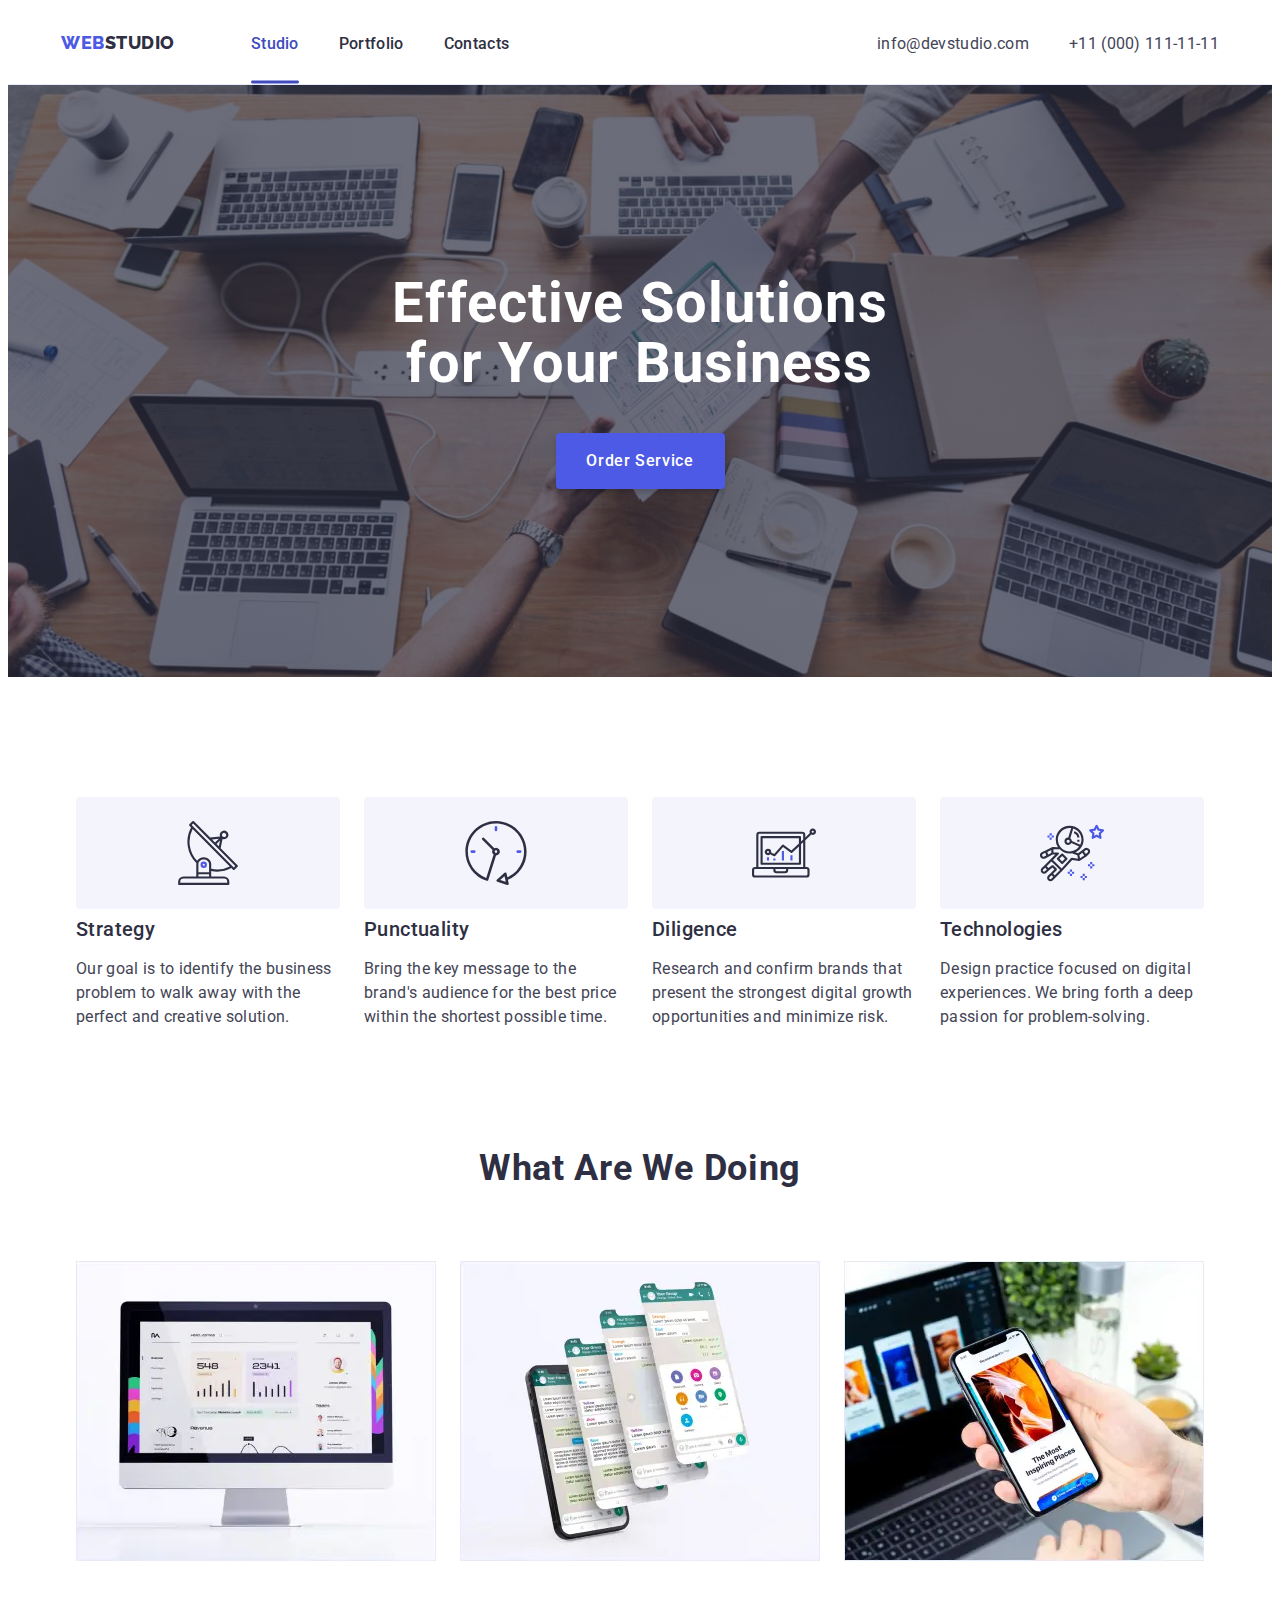
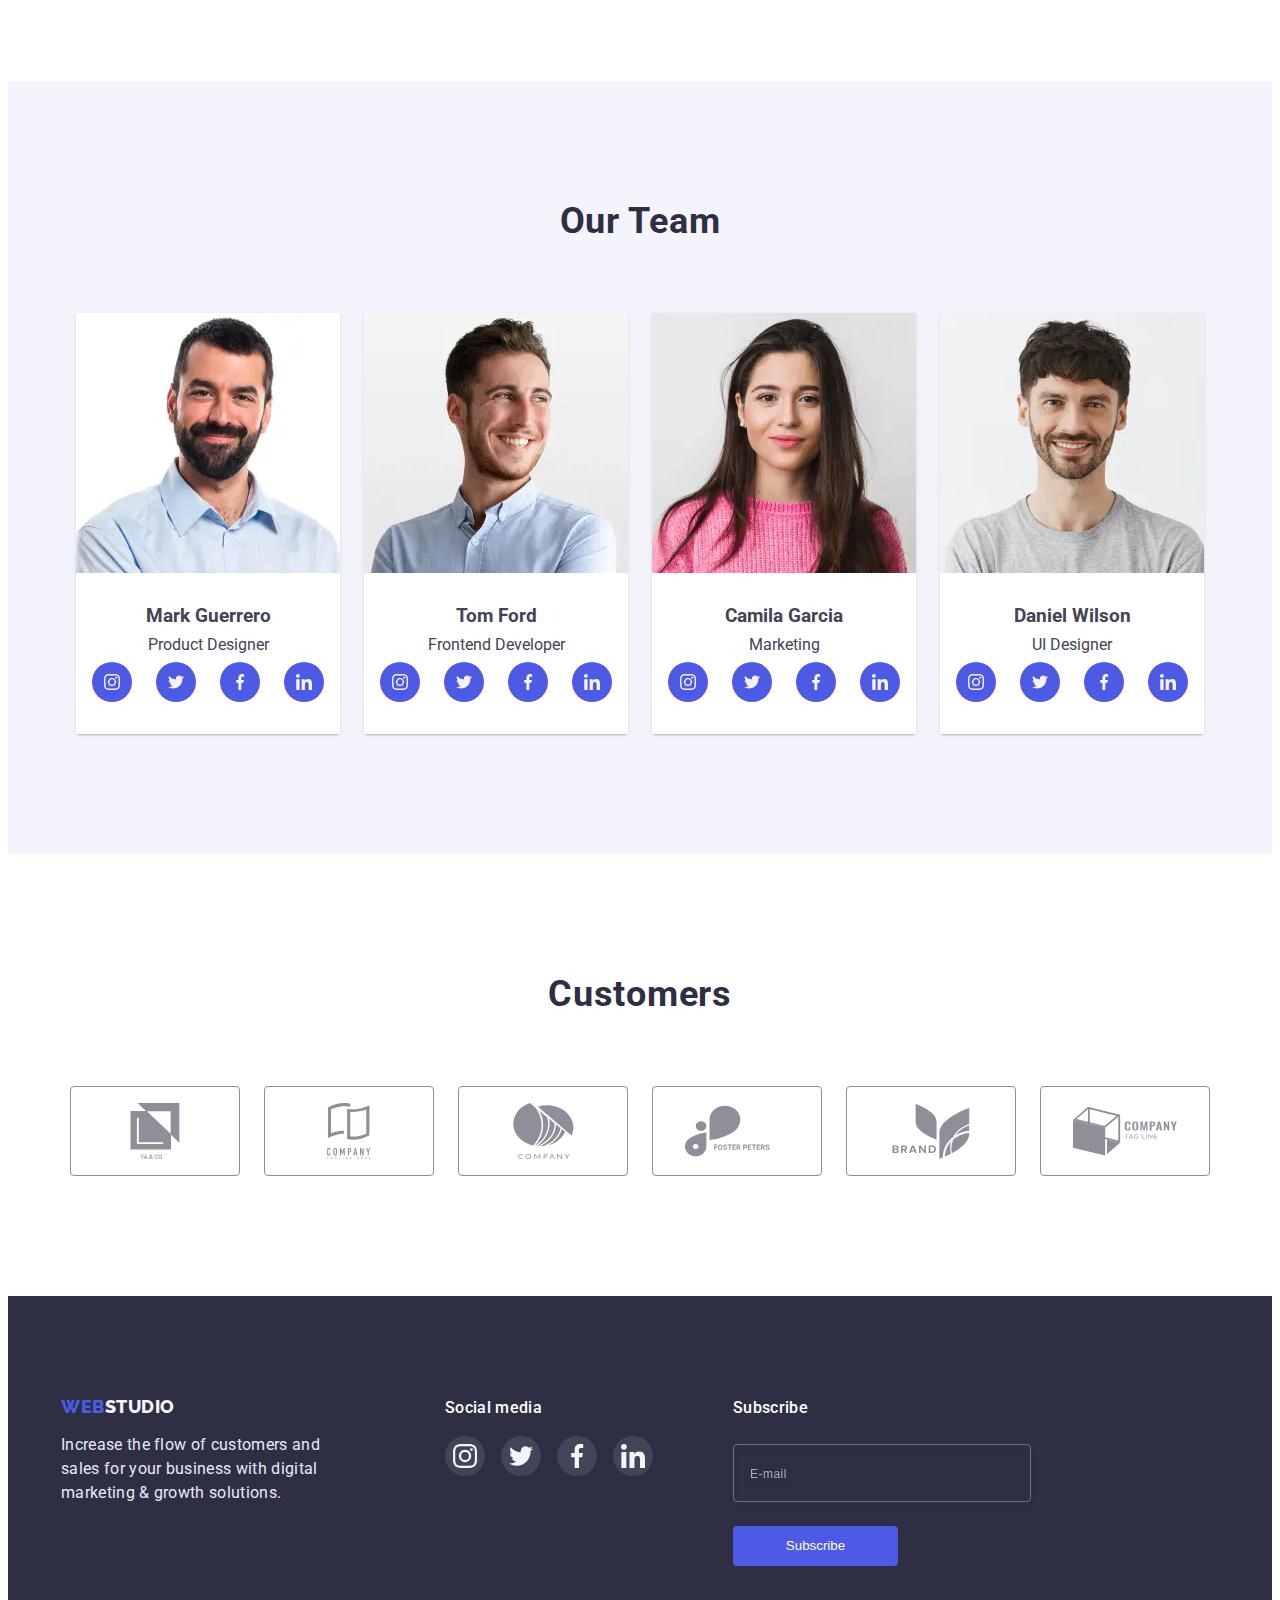
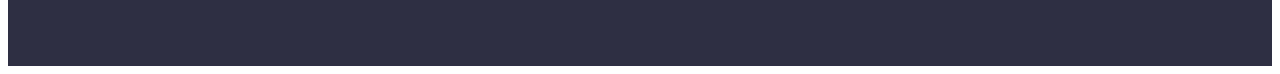
<file: index.html>
<!DOCTYPE html>
<html lang="en">
  <head>
    <meta charset="UTF-8" />
    <meta http-equiv="X-UA-Compatible" content="IE=edge" />
    <meta name="viewport" content="width=device-width, initial-scale=1.0" />
    <title>goit-markup-hw-05</title>
    <link
      rel="stylesheet"
      href="https://cdnjs.cloudflare.com/ajax/libs/modern-normalize/1.1.0/modern-normalize.min.css"
      integrity="sha512-wpPYUAdjBVSE4KJnH1VR1HeZfpl1ub8YT/NKx4PuQ5NmX2tKuGu6U/JRp5y+Y8XG2tV+wKQpNHVUX03MfMFn9Q=="
      crossorigin="anonymous"
      referrerpolicy="no-referrer"
    />
    <link rel="preconnect" href="https://fonts.googleapis.com" />
    <link rel="preconnect" href="https://fonts.gstatic.com" crossorigin />
    <link
      href="https://fonts.googleapis.com/css2?family=Raleway:wght@800&family=Roboto:wght@400;500;700&display=swap"
      rel="stylesheet"
    />

    <link rel="stylesheet" href="./css/styles.css" />
  </head>
  <body>
    <header class="page-header">
      <div class="container">
        <nav class="navigation">
          <a href="./index.html" class="logo link">
            Web<span class="logo-studio">Studio</span>
          </a>

          <ul class="header_nav-list">
            <li tabindex="1" class="header_nav-list-item">
              <a
                href="./index.html"
                class="header_nav-list-link link accent-color"
                >Studio</a
              >
              <svg class="header_underline">
                <use href="./images/icons.svg#icon-underline"></use>
              </svg>
            </li>
            <li class="header_nav-list-item">
              <a href="./portfolio.html" class="header_nav-list-link link"
                >Portfolio</a
              >
            </li>
            <li class="header_nav-list-item">
              <a href="" class="header_nav-list-link link">Contacts</a>
            </li>
          </ul>
        </nav>

        <address class="header-adress">
          <ul class="header_contact-list">
            <li class="header_contact-list-item">
              <a
                href="mailto:info@devstudio.com"
                class="header_contact-list-link link"
                >info@devstudio.com</a
              >
            </li>
            <li class="header_contact-list-item">
              <a href="tel:+110001111111" class="header_contact-list-link link"
                >+11 (000) 111-11-11</a
              >
            </li>
          </ul>
        </address>

        <button class="mobile-menu_btn js-open-menu">
          <svg class="mobile-menu_btn-svg" width="29" height="18">
            <use href="./images/icons.svg#icon-hamburger-menu"></use>
          </svg>
        </button>
      </div>
    </header>

    <main>
      <section class="hero">
        <div class="container">
          <div class="hero_content">
            <h1 class="hero_tittle">Effective Solutions for Your Business</h1>
            <button class="hero-button" type="button" data-modal-open>
              Order Service
            </button>
          </div>
        </div>
      </section>

      <section class="description">
        <div class="container">
          <h2 hidden class="description-tittle">About us</h2>

          <ul class="description_list list">
            <li class="description_list-item">
              <div class="description_svg-box">
                <svg class="description_list-svg">
                  <use href="./images/icons.svg#icon-antenna"></use>
                </svg>
              </div>
              <h3 class="description_list-tittle">Strategy</h3>
              <p class="description_list-article">
                Our goal is to identify the business problem to walk away with
                the perfect and creative solution.
              </p>
            </li>
            <li class="description_list-item">
              <div class="description_svg-box">
                <svg class="description_list-svg">
                  <use href="./images/icons.svg#icon-clock"></use>
                </svg>
              </div>
              <h3 class="description_list-tittle">Punctuality</h3>
              <p class="description_list-article">
                Bring the key message to the brand's audience for the best price
                within the shortest possible time.
              </p>
            </li>
            <li class="description_list-item">
              <div class="description_svg-box">
                <svg class="description_list-svg">
                  <use href="./images/icons.svg#icon-diagram"></use>
                </svg>
              </div>
              <h3 class="description_list-tittle">Diligence</h3>
              <p class="description_list-article">
                Research and confirm brands that present the strongest digital
                growth opportunities and minimize risk.
              </p>
            </li>
            <li class="description_list-item">
              <div class="description_svg-box">
                <svg class="description_list-svg">
                  <use href="./images/icons.svg#icon-astronaut"></use>
                </svg>
              </div>
              <h3 class="description_list-tittle">Technologies</h3>
              <p class="description_list-article">
                Design practice focused on digital experiences. We bring forth a
                deep passion for problem-solving.
              </p>
            </li>
          </ul>
        </div>
      </section>

      <section class="gallery">
        <div class="container">
          <h2 class="gallery_tittle">What are we doing</h2>
          <ul class="gallery_list list">
            <li class="gallery_list-item">
              <picture>
                <source
                  srcset="
                    ./images/gallery/img1.webp    1x,
                    ./images/gallery/img1@2x.webp 2x
                  "
                  type="image/webp"
                />
                <source
                  srcset="
                    ./images/gallery/img1.jpg    1x,
                    ./images/gallery/img1@2x.jpg 2x
                  "
                />
                <img
                  src="./images/gallery/img1.jpg"
                  alt="monitor"
                  class="gallery_image"
                  width="360"
                />
              </picture>
            </li>
            <li class="gallery_list-item">
              <picture>
                <source
                  srcset="
                    ./images/gallery/img2.webp    1x,
                    ./images/gallery/img2@2x.webp 2x
                  "
                />
                <source
                  srcset="
                    ./images/gallery/img2.jpg    1x,
                    ./images/gallery/img2@2x.jpg 2x
                  "
                />
                <img
                  src="./images/gallery/img2.jpg"
                  alt="phone"
                  class="gallery_image"
                  width="360"
                />
              </picture>
            </li>
            <li class="gallery_list-item">
              <picture>
                <source
                  srcset="
                    ./images/gallery/img3.webp    1x,
                    ./images/gallery/img3@2x.webp 2x
                  "
                />
                <source
                  srcset="
                    ./images/gallery/img3.jpg    1x,
                    ./images/gallery/img3@2x.jpg 2x
                  "
                />
                <img
                  src="./images/gallery/img3.jpg"
                  alt="leptop and phone"
                  class="gallery_image"
                  width="360"
                />
              </picture>
            </li>
          </ul>
        </div>
      </section>

      <section class="our-team">
        <div class="container">
          <h2 class="our-team_tittle">Our Team</h2>
          <ul class="our-team_list">
            <li class="our-team_list-item">
              <picture>
                <source
                  srcset="
                    ./images/our-team/img1-mobile.webp    1x,
                    ./images/our-team/img1-mobile@2x.webp 2x
                  "
                  type="image/webp"
                />
                <source
                  srcset="
                    ./images/our-team/img1-mobile.jpg    1x,
                    ./images/our-team/img1-mobile@2x.jpg 2x
                  "
                />
                <img
                  src="./images/our-team/img1-mobile.jpg"
                  alt="smiling man with beard"
                  class="our-team_list-img"
                  width="264"
                />
              </picture>

              <div class="our-team_text-box">
                <h3 class="our-team_list-name">Mark Guerrero</h3>
                <p class="our-team_list-occupation">Product Designer</p>
                <ul class="social-list">
                  <li class="social-list-item">
                    <a href="" class="social-list-link">
                      <svg class="social-list-svg">
                        <use href="./images/icons.svg#icon-instagram"></use>
                      </svg>
                    </a>
                  </li>
                  <li class="social-list-item">
                    <a href="" class="social-list-link">
                      <svg class="social-list-svg">
                        <use href="./images/icons.svg#icon-twitter"></use>
                      </svg>
                    </a>
                  </li>
                  <li class="social-list-item">
                    <a href="" class="social-list-link">
                      <svg class="social-list-svg">
                        <use href="./images/icons.svg#icon-facebook"></use>
                      </svg>
                    </a>
                  </li>
                  <li class="social-list-item">
                    <a href="" class="social-list-link">
                      <svg class="social-list-svg">
                        <use href="./images/icons.svg#icon-linkedin"></use>
                      </svg>
                    </a>
                  </li>
                </ul>
              </div>
            </li>
            <li class="our-team_list-item">
              <picture>
                <source
                  srcset="
                    ./images/our-team/img2-mobile.webp    1x,
                    ./images/our-team/img2-mobile@2x.webp 2x
                  "
                  type="image/webp"
                />
                <source
                  srcset="
                    ./images/our-team/img2-mobile.jpg    1x,
                    ./images/our-team/img2-mobile@2x.jpg 2x
                  "
                />
                <img
                  src="./images/our-team/img2-mobile.jpg"
                  alt="man in shirt laughing"
                  class="our-team_list-img"
                  width="264"
                />
              </picture>

              <div class="our-team_text-box">
                <h3 class="our-team_list-name">Tom Ford</h3>
                <p class="our-team_list-occupation">Frontend Developer</p>
                <ul class="social-list">
                  <li class="social-list-item">
                    <a href="" class="social-list-link">
                      <svg class="social-list-svg">
                        <use href="./images/icons.svg#icon-instagram"></use>
                      </svg>
                    </a>
                  </li>
                  <li class="social-list-item">
                    <a href="" class="social-list-link">
                      <svg class="social-list-svg">
                        <use href="./images/icons.svg#icon-twitter"></use>
                      </svg>
                    </a>
                  </li>
                  <li class="social-list-item">
                    <a href="" class="social-list-link">
                      <svg class="social-list-svg">
                        <use href="./images/icons.svg#icon-facebook"></use>
                      </svg>
                    </a>
                  </li>
                  <li class="social-list-item">
                    <a href="" class="social-list-link">
                      <svg class="social-list-svg">
                        <use href="./images/icons.svg#icon-linkedin"></use>
                      </svg>
                    </a>
                  </li>
                </ul>
              </div>
            </li>
            <li class="our-team_list-item">
              <picture>
                <source
                  srcset="
                    ./images/our-team/img3-mobile.webp    1x,
                    ./images/our-team/img3-mobile@2x.webp 2x
                  "
                  type="image/webp"
                />
                <source
                  srcset="
                    ./images/our-team/img3-mobile.jpg    1x,
                    ./images/our-team/img3-mobile@2x.jpg 2x
                  "
                />
                <img
                  src="./images/our-team/img3-mobile.jpg"
                  alt="beautiful woman smiling"
                  class="our-team_list-img"
                  width="264"
                />
              </picture>
              <div class="our-team_text-box">
                <h3 class="our-team_list-name">Camila Garcia</h3>
                <p class="our-team_list-occupation">Marketing</p>
                <ul class="social-list">
                  <li class="social-list-item">
                    <a href="" class="social-list-link">
                      <svg class="social-list-svg">
                        <use href="./images/icons.svg#icon-instagram"></use>
                      </svg>
                    </a>
                  </li>
                  <li class="social-list-item">
                    <a href="" class="social-list-link">
                      <svg class="social-list-svg">
                        <use href="./images/icons.svg#icon-twitter"></use>
                      </svg>
                    </a>
                  </li>
                  <li class="social-list-item">
                    <a href="" class="social-list-link">
                      <svg class="social-list-svg">
                        <use href="./images/icons.svg#icon-facebook"></use>
                      </svg>
                    </a>
                  </li>
                  <li class="social-list-item">
                    <a href="" class="social-list-link">
                      <svg class="social-list-svg">
                        <use href="./images/icons.svg#icon-linkedin"></use>
                      </svg>
                    </a>
                  </li>
                </ul>
              </div>
            </li>
            <li class="our-team_list-item">
              <picture>
                <source
                  srcset="
                    ./images/our-team/img4-mobile.webp    1x,
                    ./images/our-team/img4-mobile@2x.webp 2x
                  "
                  type="image/webp"
                />
                <source
                  srcset="
                    ./images/our-team/img4-mobile.jpg    1x,
                    ./images/our-team/img4-mobile@2x.jpg 2x
                  "
                />
                <img
                  src="./images/our-team/img4-mobile .jpg"
                  alt="smiling man in t-shirt"
                  class="our-team_list-img"
                  width="264"
                />
              </picture>
              <div class="our-team_text-box">
                <h3 class="our-team_list-name">Daniel Wilson</h3>
                <p class="our-team_list-occupation">UI Designer</p>
                <ul class="social-list list">
                  <li class="social-list-item">
                    <a href="" class="social-list-link">
                      <svg class="social-list-svg">
                        <use href="./images/icons.svg#icon-instagram"></use>
                      </svg>
                    </a>
                  </li>
                  <li class="social-list-item">
                    <a href="" class="social-list-link">
                      <svg class="social-list-svg">
                        <use href="./images/icons.svg#icon-twitter"></use>
                      </svg>
                    </a>
                  </li>
                  <li class="social-list-item">
                    <a href="" class="social-list-link">
                      <svg class="social-list-svg">
                        <use href="./images/icons.svg#icon-facebook"></use>
                      </svg>
                    </a>
                  </li>
                  <li class="social-list-item">
                    <a href="" class="social-list-link">
                      <svg class="social-list-svg">
                        <use href="./images/icons.svg#icon-linkedin"></use>
                      </svg>
                    </a>
                  </li>
                </ul>
              </div>
            </li>
          </ul>
        </div>
      </section>

      <section class="customers">
        <div class="container">
          <h2 class="tittle">Customers</h2>
          <ul class="customers_list list">
            <li class="customers_list-item">
              <a href="" class="customers_list-link">
                <svg class="customers_list-svg">
                  <use href="./images/icons.svg#icon-brand1"></use>
                </svg>
              </a>
            </li>
            <li class="customers_list-item">
              <a href="" class="customers_list-link">
                <svg class="customers_list-svg">
                  <use href="./images/icons.svg#icon-brand2"></use>
                </svg>
              </a>
            </li>
            <li class="customers_list-item">
              <a href="" class="customers_list-link">
                <svg class="customers_list-svg">
                  <use href="./images/icons.svg#icon-brand3"></use>
                </svg>
              </a>
            </li>
            <li class="customers_list-item">
              <a href="" class="customers_list-link">
                <svg class="customers_list-svg">
                  <use href="./images/icons.svg#icon-brand4"></use>
                </svg>
              </a>
            </li>
            <li class="customers_list-item">
              <a href="" class="customers_list-link">
                <svg class="customers_list-svg">
                  <use href="./images/icons.svg#icon-brand5"></use>
                </svg>
              </a>
            </li>
            <li class="customers_list-item">
              <a href="" class="customers_list-link">
                <svg class="customers_list-svg">
                  <use href="./images/icons.svg#icon-brand6"></use>
                </svg>
              </a>
            </li>
          </ul>
        </div>
      </section>
    </main>

    <footer class="page-footer">
      <div class="container">
        <div class="page-footer_text-box">
          <a href="./index.html" class="logo link">
            Web<span class="logo-studio logo-dark-theme">Studio</span>
          </a>

          <p class="page-footer_text">
            Increase the flow of customers and sales for your business with
            digital marketing & growth solutions.
          </p>
        </div>
        <div class="page-footer_social-list-box">
          <h3 class="tittle">Social media</h3>
          <ul class="social-list">
            <li class="social-list-item">
              <a href="" class="social-list-link">
                <svg class="social-list-svg">
                  <use href="./images/icons.svg#icon-instagram"></use>
                </svg>
              </a>
            </li>
            <li class="social-list-item">
              <a href="" class="social-list-link">
                <svg class="social-list-svg">
                  <use href="./images/icons.svg#icon-twitter"></use>
                </svg>
              </a>
            </li>
            <li class="social-list-item">
              <a href="" class="social-list-link">
                <svg class="social-list-svg">
                  <use href="./images/icons.svg#icon-facebook"></use>
                </svg>
              </a>
            </li>
            <li class="social-list-item">
              <a href="" class="social-list-link">
                <svg class="social-list-svg">
                  <use href="./images/icons.svg#icon-linkedin"></use>
                </svg>
              </a>
            </li>
          </ul>
        </div>

        <form class="page-futer_form">
          <label for="page-footer_form-in" class="page-footer_form-sign"
            >Subscribe</label
          >
          <input
            placeholder="E-mail"
            type="email"
            id="page-footer_form-in"
            class="page-footer_form-in"
          />
          <button class="page-footer_form-btn">Subscribe</button>
        </form>
      </div>
    </footer>

    <div class="backdrop is-hidden" data-modal>
      <div class="modal-window">
        <button class="modal-btn-close" data-modal-close>
          <svg class="modal-svg-close">
            <use href="./images/icons.svg#icon-close"></use>
          </svg>
        </button>

        <p class="modal-window-text">
          Leave your contacts and we will call you back
        </p>

        <form class="modal-form">
          <label class="form-label-name">
            <span class="label-sign"> Name </span>
            <span class="svg-catch">
              <input name="form-user-name" type="text" class="form-user-name" />
              <svg class="form-user-svg">
                <use href="./images/icons.svg#icon-name"></use>
              </svg>
            </span>
          </label>

          <label class="form-label-email">
            <span class="label-sign"> Phone </span>

            <span class="svg-catch">
              <input
                name="form-user-email"
                type="tel"
                class="form-user-email"
              />
              <svg class="form-user-svg">
                <use href="./images/icons.svg#icon-email"></use>
              </svg>
            </span>
          </label>

          <label class="form-label-phone">
            <span class="label-sign"> Email </span>

            <span class="svg-catch">
              <input
                name="form-user-phone"
                type="email"
                class="form-user-phone"
              />
              <svg class="form-user-svg">
                <use href="./images/icons.svg#icon-phone"></use>
              </svg>
            </span>
          </label>

          <label class="form-label-text">
            Comment
            <textarea
              class="form-user-text"
              placeholder="Text input"
              name="form-user-text"
            ></textarea>
          </label>

          <input
            type="checkbox"
            id="form-user-checkbox"
            class="form-user-checkbox visually-hidden"
            name="form-user-checkbox"
          />

          <label for="form-user-checkbox" class="form-label-checkbox">
            <span class="fake-checkbox">
              <svg class="fake-checkbox-svg">
                <use href="./images/icons.svg#icon-click"></use>
              </svg>
            </span>

            <span class="label-sign-checkbox">
              I accept the terms and conditions of the
            </span>
            &nbsp;
            <a class="label-sign-checkbox-link" href="">Privacy Policy</a>
          </label>

          <button class="hero-button" type="submit">Send</button>
        </form>
      </div>
    </div>

    <div class="mobile-menu js-menu-container">
      <button class="mobile-menu_close js-close-menu">
        <svg class="mobile-menu_svg" width="8" height="8">
          <use href="./images/icons.svg#icon-close"></use>
        </svg>
      </button>

      <ul class="mobile-menu_nav-list">
        <li tabindex="1" class="mobile-menu_nav-list-item">
          <a href="./index.html" class="mobile-menu_nav-list-link">Studio</a>
        </li>
        <li class="mobile-menu_nav-list-item">
          <a href="./portfolio.html" class="mobile-menu_nav-list-link link"
            >Portfolio</a
          >
        </li>
        <li class="mobile-menu_nav-list-item">
          <a href="" class="mobile-menu_nav-list-link link">Contacts</a>
        </li>
      </ul>

      <a href="tel:+110001111111" class="mobile-menu_phone"
        >+11 (000) 111-11-11
      </a>

      <a href="mailto:info@devstudio.com" class="mobile-menu_email"
        >info@devstudio.com
      </a>

      <ul class="social-list">
        <li class="social-list-item">
          <a href="" class="social-list-link">
            <svg class="social-list-svg">
              <use href="./images/icons.svg#icon-instagram"></use>
            </svg>
          </a>
        </li>
        <li class="social-list-item">
          <a href="" class="social-list-link">
            <svg class="social-list-svg">
              <use href="./images/icons.svg#icon-twitter"></use>
            </svg>
          </a>
        </li>
        <li class="social-list-item">
          <a href="" class="social-list-link">
            <svg class="social-list-svg">
              <use href="./images/icons.svg#icon-facebook"></use>
            </svg>
          </a>
        </li>
        <li class="social-list-item">
          <a href="" class="social-list-link">
            <svg class="social-list-svg">
              <use href="./images/icons.svg#icon-linkedin"></use>
            </svg>
          </a>
        </li>
      </ul>
    </div>

    <script src="./js/mobile-menu.js"></script>
    <script src="./js/modal.js"></script>
  </body>
</html>
</file>
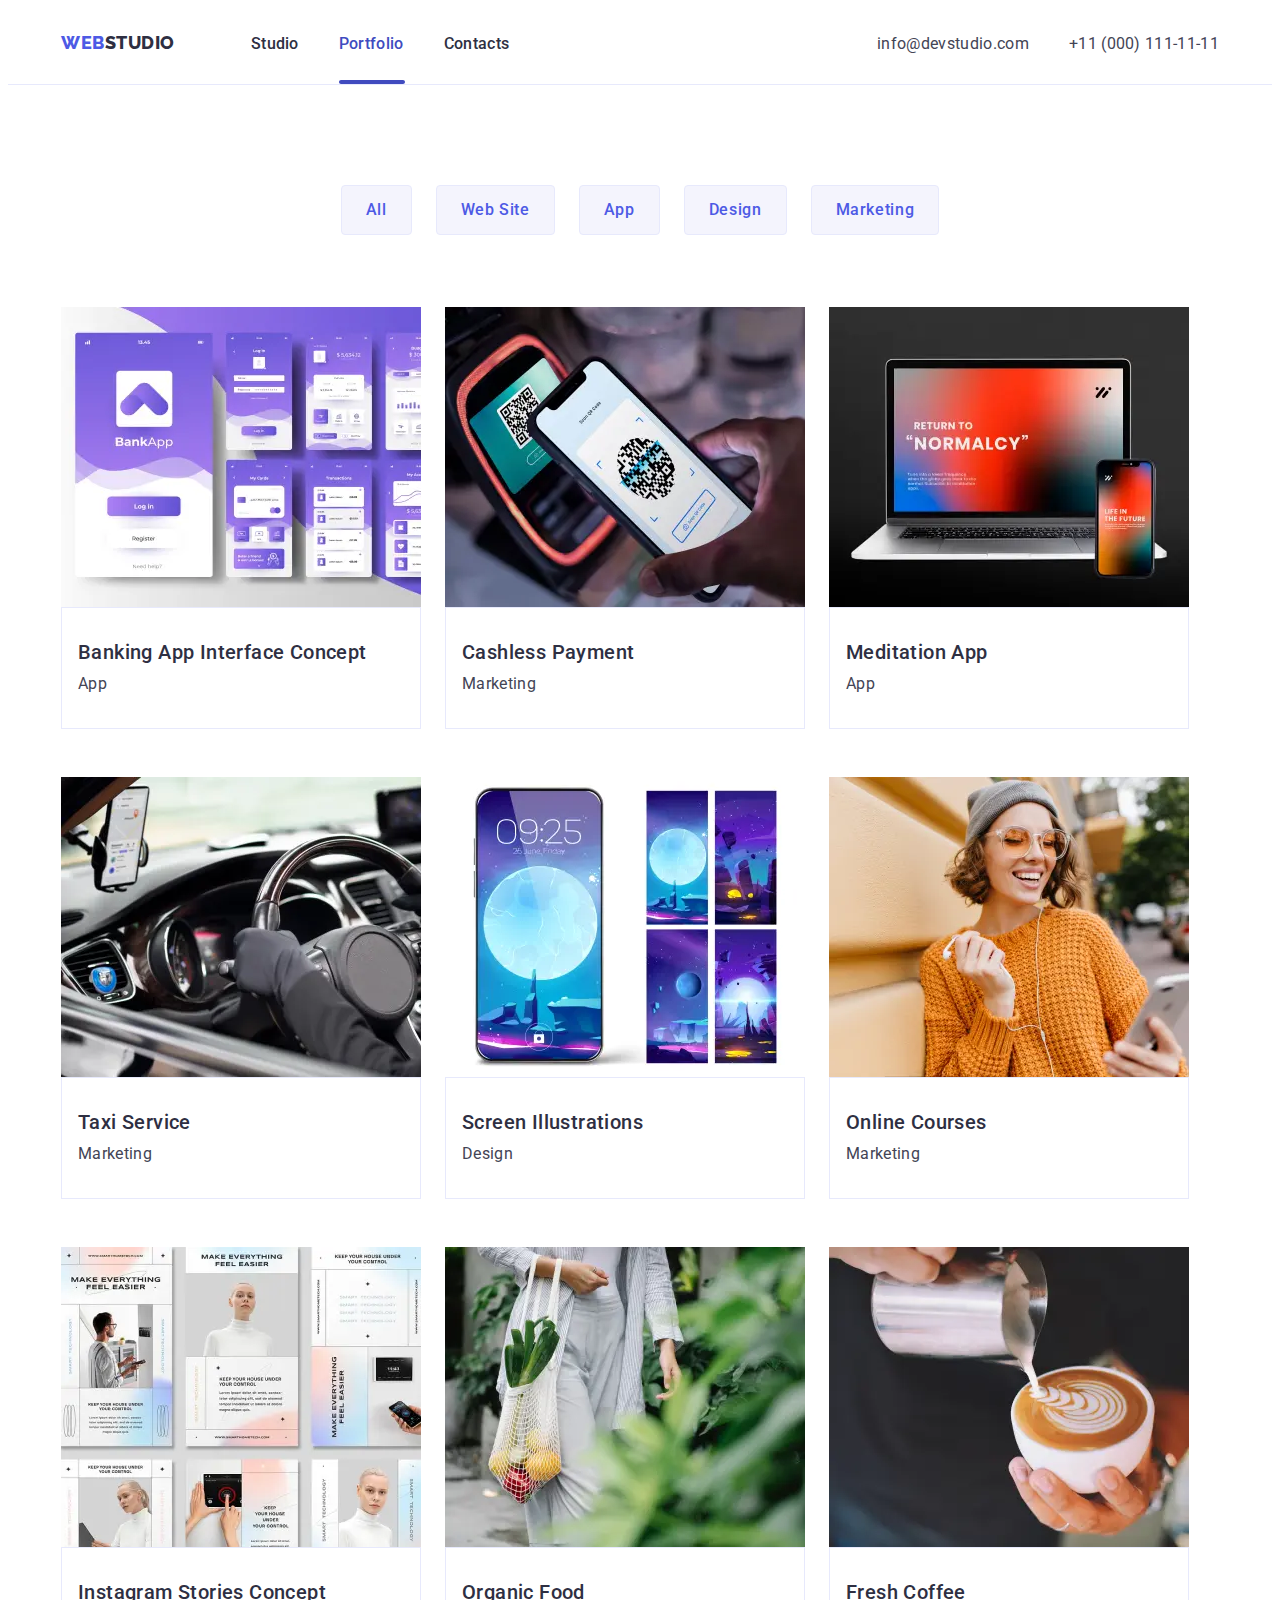
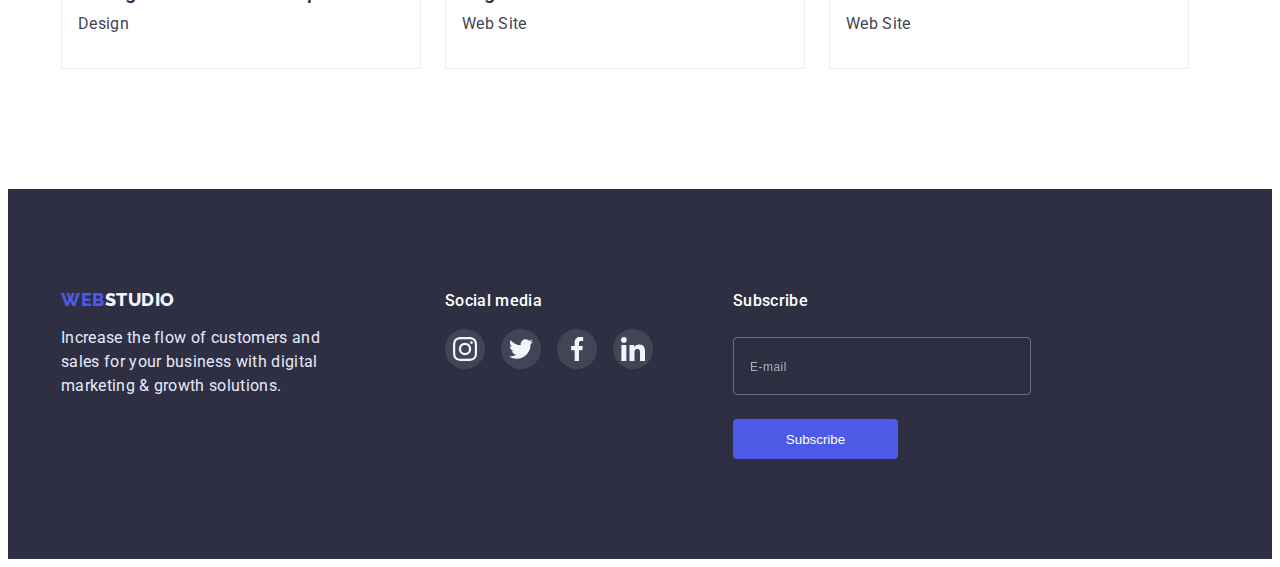
<file: portfolio.html>
<!DOCTYPE html>
<html lang="en">
  <head>
    <meta charset="UTF-8" />
    <meta http-equiv="X-UA-Compatible" content="IE=edge" />
    <meta name="viewport" content="width=device-width, initial-scale=1.0" />
    <title>goit-markup-hw-05</title>
    <link
      rel="stylesheet"
      href="https://cdnjs.cloudflare.com/ajax/libs/modern-normalize/1.1.0/modern-normalize.min.css"
      integrity="sha512-wpPYUAdjBVSE4KJnH1VR1HeZfpl1ub8YT/NKx4PuQ5NmX2tKuGu6U/JRp5y+Y8XG2tV+wKQpNHVUX03MfMFn9Q=="
      crossorigin="anonymous"
      referrerpolicy="no-referrer"
    />
    <link rel="preconnect" href="https://fonts.googleapis.com" />
    <link rel="preconnect" href="https://fonts.gstatic.com" crossorigin />
    <link
      href="https://fonts.googleapis.com/css2?family=Raleway:wght@800&family=Roboto:wght@400;500;600;700&display=swap"
      rel="stylesheet"
    />
    <link rel="stylesheet" href="./css/styles.css" />
  </head>

  <body>
    <header class="page-header">
      <div class="container">
        <nav class="navigation">
          <a href="./index.html" class="logo link">
            Web<span class="logo-studio">Studio</span>
          </a>

          <ul class="header_nav-list list">
            <li class="header_nav-list-item">
              <a href="./index.html" class="header_nav-list-link link"
                >Studio</a
              >
            </li>
            <li class="header_nav-list-item">
              <a
                href="./portfolio.html"
                class="header_nav-list-link link accent-color"
                >Portfolio</a
              >
              <svg class="header_underline portfolio-underline">
                <use href="./images/icons.svg#icon-underline"></use>
              </svg>
            </li>
            <li class="header_nav-list-item">
              <a href="" class="header_nav-list-link link">Contacts</a>
            </li>
          </ul>
        </nav>

        <address class="header-adress">
          <ul class="header_contact-list list">
            <li class="header_contact-list-item">
              <a
                href="mailto:info@devstudio.com"
                class="header_contact-list-link link"
                >info@devstudio.com</a
              >
            </li>
            <li class="header_contact-list-item">
              <a href="tel:+110001111111" class="header_contact-list-link link"
                >+11 (000) 111-11-11</a
              >
            </li>
          </ul>
        </address>

        <button class="mobile-menu_btn js-open-menu">
          <svg class="mobile-menu_btn-svg" width="29" height="18">
            <use href="./images/icons.svg#icon-hamburger-menu"></use>
          </svg>
        </button>
      </div>
    </header>

    <main>
      <section class="portfolio">
        <div class="container">
          <h1 hidden class="portfolio-tittle">Portfolio</h1>
          <ul class="btn-list list">
            <li class="btn-list_item">
              <button type="button" class="btn-list_button">All</button>
            </li>
            <li class="btn-list_item">
              <button type="button" class="btn-list_button">Web Site</button>
            </li>
            <li class="btn-list_item">
              <button type="button" class="btn-list_button">App</button>
            </li>
            <li class="btn-list_item">
              <button type="button" class="btn-list_button">Design</button>
            </li>
            <li class="btn-list_item">
              <button type="button" class="btn-list_button">Marketing</button>
            </li>
          </ul>

          <ul class="card-list list">
            <li class="card-list_item">
              <a href="" class="portfolio-cards-link link">
                <div class="portfolio_img-box">
                  <div class="portfolio_img-box">
                    <picture>
                      <source
                        srcset="
                          ./images/portfolio/img1-desktop.webp    1x,
                          ./images/portfolio/img1-desktop@2x.webp 2x
                        "
                        type="image/webp"
                        media="(min-width: 1158px)"
                      />
                      <source
                        srcset="
                          ./images/portfolio/img1-desktop.jpg    1x,
                          ./images/portfolio/img1-desktop@2x.jpg 2x
                        "
                        media="(min-width: 1158px)"
                      />
                      <source
                        srcset="
                          ./images/portfolio/img1-tablet.webp    1x,
                          ./images/portfolio/img1-tablet@2x.webp 2x
                        "
                        type="image/webp"
                        media="(min-width: 768px)"
                      />
                      <source
                        srcset="
                          ./images/portfolio/img1-tablet.jpg    1x,
                          ./images/portfolio/img1-tablet@2x.jpg 2x
                        "
                        media="(min-width: 768px)"
                      />
                      <source
                        srcset="
                          ./images/portfolio/img1-mobile.webp    1x,
                          ./images/portfolio/img1-mobile@2x.webp 2x
                        "
                        type="image/webp"
                        media="(min-width: 50px)"
                      />
                      <source
                        srcset="
                          ./images/portfolio/img1-mobile.jpg    1x,
                          ./images/portfolio/img1-mobile@2x.jpg 2x
                        "
                        media="(min-width: 50px)"
                      />
                      <img
                        src="./images/portfolio/img1-desktop.jpg"
                        alt="Banking App Interface Concept"
                        class="card-list_img"
                        width="360"
                      />
                    </picture>
                    <p class="portfolio_overlay">
                      14 Stylish and User-Friendly App Design Concepts · Task
                      Manager App · Calorie Tracker App · Exotic Fruit Ecommerce
                      App · Cloud Storage App
                    </p>
                  </div>
                </div>
                <div class="portfolio_card-box">
                  <h2 class="card-list_tittle">
                    Banking App Interface Concept
                  </h2>
                  <p class="card-list_text">App</p>
                </div>
              </a>
            </li>
            <li class="card-list_item">
              <a href="" class="portfolio-cards-link link">
                <div class="portfolio_img-box">
                  <picture>
                    <source
                      srcset="
                        ./images/portfolio/img2-desktop.webp    1x,
                        ./images/portfolio/img2-desktop@2x.webp 2x
                      "
                      type="image/webp"
                      media="(min-width: 1158px)"
                    />
                    <source
                      srcset="
                        ./images/portfolio/img2-desktop.jpg    1x,
                        ./images/portfolio/img2-desktop@2x.jpg 2x
                      "
                      media="(min-width: 1158px)"
                    />
                    <source
                      srcset="
                        ./images/portfolio/img2-tablet.webp    1x,
                        ./images/portfolio/img2-tablet@2x.webp 2x
                      "
                      type="image/webp"
                      media="(min-width: 768px)"
                    />
                    <source
                      srcset="
                        ./images/portfolio/img2-tablet.jpg    1x,
                        ./images/portfolio/img2-tablet@2x.jpg 2x
                      "
                      media="(min-width: 768px)"
                    />
                    <source
                      srcset="
                        ./images/portfolio/img2-mobile.webp    1x,
                        ./images/portfolio/img2-mobile@2x.webp 2x
                      "
                      type="image/webp"
                      media="(min-width: 50px)"
                    />
                    <source
                      srcset="
                        ./images/portfolio/img2-mobile.jpg    1x,
                        ./images/portfolio/img2-mobile@2x.jpg 2x
                      "
                      media="(min-width: 50px)"
                    />
                    <img
                      src="./images/portfolio/img2-desktop.jpg"
                      alt="Cashless Payment"
                      class="card-list_img"
                      width="360"
                    />
                  </picture>
                  <p class="portfolio_overlay">
                    14 Stylish and User-Friendly App Design Concepts · Task
                    Manager App · Calorie Tracker App · Exotic Fruit Ecommerce
                    App · Cloud Storage App
                  </p>
                </div>
                <div class="portfolio_card-box">
                  <h2 class="card-list_tittle">Cashless Payment</h2>
                  <p class="card-list_text">Marketing</p>
                </div>
              </a>
            </li>
            <li class="card-list_item">
              <a href="" class="portfolio-cards-link link">
                <div class="portfolio_img-box">
                  <picture>
                    <source
                      srcset="
                        ./images/portfolio/img3-desktop.webp    1x,
                        ./images/portfolio/img3-desktop@2x.webp 2x
                      "
                      type="image/webp"
                      media="(min-width: 1158px)"
                    />
                    <source
                      srcset="
                        ./images/portfolio/img3-desktop.jpg    1x,
                        ./images/portfolio/img3-desktop@2x.jpg 2x
                      "
                      media="(min-width: 1158px)"
                    />
                    <source
                      srcset="
                        ./images/portfolio/img3-tablet.webp    1x,
                        ./images/portfolio/img3-tablet@2x.webp 2x
                      "
                      type="image/webp"
                      media="(min-width: 768px)"
                    />
                    <source
                      srcset="
                        ./images/portfolio/img3-tablet.jpg    1x,
                        ./images/portfolio/img3-tablet@2x.jpg 2x
                      "
                      media="(min-width: 768px)"
                    />
                    <source
                      srcset="
                        ./images/portfolio/img3-mobile.webp    1x,
                        ./images/portfolio/img3-mobile@2x.webp 2x
                      "
                      type="image/webp"
                      media="(min-width: 50px)"
                    />
                    <source
                      srcset="
                        ./images/portfolio/img3-mobile.jpg    1x,
                        ./images/portfolio/img3-mobile@2x.jpg 2x
                      "
                      media="(min-width: 50px)"
                    />
                    <img
                      src="./images/portfolio/img3-desktop.jpg"
                      alt="Meditaion App"
                      class="card-list_img"
                      width="360"
                    />
                  </picture>
                  <p class="portfolio_overlay">
                    14 Stylish and User-Friendly App Design Concepts · Task
                    Manager App · Calorie Tracker App · Exotic Fruit Ecommerce
                    App · Cloud Storage App
                  </p>
                </div>
                <div class="portfolio_card-box">
                  <h2 class="card-list_tittle">Meditation App</h2>
                  <p class="card-list_text">App</p>
                </div>
              </a>
            </li>
            <li class="card-list_item">
              <a href="" class="portfolio-cards-link link">
                <div class="portfolio_img-box">
                  <picture>
                    <source
                      srcset="
                        ./images/portfolio/img4-desktop.webp    1x,
                        ./images/portfolio/img4-desktop@2x.webp 2x
                      "
                      type="image/webp"
                      media="(min-width: 1158px)"
                    />
                    <source
                      srcset="
                        ./images/portfolio/img4-desktop.jpg    1x,
                        ./images/portfolio/img4-desktop@2x.jpg 2x
                      "
                      media="(min-width: 1158px)"
                    />
                    <source
                      srcset="
                        ./images/portfolio/img4-tablet.webp    1x,
                        ./images/portfolio/img4-tablet@2x.webp 2x
                      "
                      type="image/webp"
                      media="(min-width: 768px)"
                    />
                    <source
                      srcset="
                        ./images/portfolio/img4-tablet.jpg    1x,
                        ./images/portfolio/img4-tablet@2x.jpg 2x
                      "
                      media="(min-width: 768px)"
                    />
                    <source
                      srcset="
                        ./images/portfolio/img4-mobile.webp    1x,
                        ./images/portfolio/img4-mobile@2x.webp 2x
                      "
                      type="image/webp"
                      media="(min-width: 50px)"
                    />
                    <source
                      srcset="
                        ./images/portfolio/img4-mobile.jpg    1x,
                        ./images/portfolio/img4-mobile@2x.jpg 2x
                      "
                      media="(min-width: 50px)"
                    />
                    <img
                      src="./images/portfolio/img4-desktop.jpg"
                      alt="Taxi Service"
                      class="card-list_img"
                      width="360"
                    />
                  </picture>
                  <p class="portfolio_overlay">
                    14 Stylish and User-Friendly App Design Concepts · Task
                    Manager App · Calorie Tracker App · Exotic Fruit Ecommerce
                    App · Cloud Storage App
                  </p>
                </div>
                <div class="portfolio_card-box">
                  <h2 class="card-list_tittle">Taxi Service</h2>
                  <p class="card-list_text">Marketing</p>
                </div>
              </a>
            </li>
            <li class="card-list_item">
              <a href="" class="portfolio-cards-link link">
                <div class="portfolio_img-box">
                  <picture>
                    <source
                      srcset="
                        ./images/portfolio/img5-desktop.webp    1x,
                        ./images/portfolio/img5-desktop@2x.webp 2x
                      "
                      type="image/webp"
                      media="(min-width: 1158px)"
                    />
                    <source
                      srcset="
                        ./images/portfolio/img5-desktop.jpg    1x,
                        ./images/portfolio/img5-desktop@2x.jpg 2x
                      "
                      media="(min-width: 1158px)"
                    />
                    <source
                      srcset="
                        ./images/portfolio/img5-tablet.webp    1x,
                        ./images/portfolio/img5-tablet@2x.webp 2x
                      "
                      type="image/webp"
                      media="(min-width: 768px)"
                    />
                    <source
                      srcset="
                        ./images/portfolio/img5-tablet.jpg    1x,
                        ./images/portfolio/img5-tablet@2x.jpg 2x
                      "
                      media="(min-width: 768px)"
                    />
                    <source
                      srcset="
                        ./images/portfolio/img5-mobile.webp    1x,
                        ./images/portfolio/img5-mobile@2x.webp 2x
                      "
                      type="image/webp"
                      media="(min-width: 50px)"
                    />
                    <source
                      srcset="
                        ./images/portfolio/img5-mobile.jpg    1x,
                        ./images/portfolio/img5-mobile@2x.jpg 2x
                      "
                      media="(min-width: 50px)"
                    />
                    <img
                      src="./images/portfolio/img5-desktop.jpg"
                      alt="Screen Illustrations"
                      class="card-list_img"
                      width="360"
                    />
                  </picture>
                  <p class="portfolio_overlay">
                    14 Stylish and User-Friendly App Design Concepts · Task
                    Manager App · Calorie Tracker App · Exotic Fruit Ecommerce
                    App · Cloud Storage App
                  </p>
                </div>
                <div class="portfolio_card-box">
                  <h2 class="card-list_tittle">Screen Illustrations</h2>
                  <p class="card-list_text">Design</p>
                </div>
              </a>
            </li>
            <li class="card-list_item">
              <a href="" class="portfolio-cards-link link">
                <div class="portfolio_img-box">
                  <picture>
                    <source
                      srcset="
                        ./images/portfolio/img6-desktop.webp    1x,
                        ./images/portfolio/img6-desktop@2x.webp 2x
                      "
                      type="image/webp"
                      media="(min-width: 1158px)"
                    />
                    <source
                      srcset="
                        ./images/portfolio/img6-desktop.jpg    1x,
                        ./images/portfolio/img6-desktop@2x.jpg 2x
                      "
                      media="(min-width: 1158px)"
                    />
                    <source
                      srcset="
                        ./images/portfolio/img6-tablet.webp    1x,
                        ./images/portfolio/img6-tablet@2x.webp 2x
                      "
                      type="image/webp"
                      media="(min-width: 768px)"
                    />
                    <source
                      srcset="
                        ./images/portfolio/img6-tablet.jpg    1x,
                        ./images/portfolio/img6-tablet@2x.jpg 2x
                      "
                      media="(min-width: 768px)"
                    />
                    <source
                      srcset="
                        ./images/portfolio/img6-mobile.webp    1x,
                        ./images/portfolio/img6-mobile@2x.webp 2x
                      "
                      type="image/webp"
                      media="(min-width: 50px)"
                    />
                    <source
                      srcset="
                        ./images/portfolio/img6-mobile.jpg    1x,
                        ./images/portfolio/img6-mobile@2x.jpg 2x
                      "
                      media="(min-width: 50px)"
                    />
                    <img
                      src="./images/portfolio/img6-desktop.jpg"
                      alt="Online Courses"
                      class="card-list_img"
                      width="360"
                    />
                  </picture>
                  <p class="portfolio_overlay">
                    14 Stylish and User-Friendly App Design Concepts · Task
                    Manager App · Calorie Tracker App · Exotic Fruit Ecommerce
                    App · Cloud Storage App
                  </p>
                </div>
                <div class="portfolio_card-box">
                  <h2 class="card-list_tittle">Online Courses</h2>
                  <p class="card-list_text">Marketing</p>
                </div>
              </a>
            </li>
            <li class="card-list_item">
              <a href="" class="portfolio-cards-link link">
                <div class="portfolio_img-box">
                  <picture>
                    <source
                      srcset="
                        ./images/portfolio/img7-desktop.webp    1x,
                        ./images/portfolio/img7-desktop@2x.webp 2x
                      "
                      type="image/webp"
                      media="(min-width: 1158px)"
                    />
                    <source
                      srcset="
                        ./images/portfolio/img7-desktop.jpg    1x,
                        ./images/portfolio/img7-desktop@2x.jpg 2x
                      "
                      media="(min-width: 1158px)"
                    />
                    <source
                      srcset="
                        ./images/portfolio/img7-tablet.webp    1x,
                        ./images/portfolio/img7-tablet@2x.webp 2x
                      "
                      type="image/webp"
                      media="(min-width: 768px)"
                    />
                    <source
                      srcset="
                        ./images/portfolio/img7-tablet.jpg    1x,
                        ./images/portfolio/img7-tablet@2x.jpg 2x
                      "
                      media="(min-width: 768px)"
                    />
                    <source
                      srcset="
                        ./images/portfolio/img7-mobile.webp    1x,
                        ./images/portfolio/img7-mobile@2x.webp 2x
                      "
                      type="image/webp"
                      media="(min-width: 50px)"
                    />
                    <source
                      srcset="
                        ./images/portfolio/img7-mobile.jpg    1x,
                        ./images/portfolio/img7-mobile@2x.jpg 2x
                      "
                      media="(min-width: 50px)"
                    />
                    <img
                      src="./images/portfolio/img7-desktop.jpg"
                      alt="Instagram Stories Concept"
                      class="card-list_img"
                      width="360"
                    />
                  </picture>
                  <p class="portfolio_overlay">
                    14 Stylish and User-Friendly App Design Concepts · Task
                    Manager App · Calorie Tracker App · Exotic Fruit Ecommerce
                    App · Cloud Storage App
                  </p>
                </div>
                <div class="portfolio_card-box">
                  <h2 class="card-list_tittle">Instagram Stories Concept</h2>
                  <p class="card-list_text">Design</p>
                </div>
              </a>
            </li>
            <li class="card-list_item">
              <a href="" class="portfolio-cards-link link">
                <div class="portfolio_img-box">
                  <picture>
                    <source
                      srcset="
                        ./images/portfolio/img8-desktop.webp    1x,
                        ./images/portfolio/img8-desktop@2x.webp 2x
                      "
                      type="image/webp"
                      media="(min-width: 1158px)"
                    />
                    <source
                      srcset="
                        ./images/portfolio/img8-desktop.jpg    1x,
                        ./images/portfolio/img8-desktop@2x.jpg 2x
                      "
                      media="(min-width: 1158px)"
                    />
                    <source
                      srcset="
                        ./images/portfolio/img8-tablet.webp    1x,
                        ./images/portfolio/img8-tablet@2x.webp 2x
                      "
                      type="image/webp"
                      media="(min-width: 768px)"
                    />
                    <source
                      srcset="
                        ./images/portfolio/img8-tablet.jpg    1x,
                        ./images/portfolio/img8-tablet@2x.jpg 2x
                      "
                      media="(min-width: 768px)"
                    />
                    <source
                      srcset="
                        ./images/portfolio/img8-mobile.webp    1x,
                        ./images/portfolio/img8-mobile@2x.webp 2x
                      "
                      type="image/webp"
                      media="(min-width: 50px)"
                    />
                    <source
                      srcset="
                        ./images/portfolio/img8-mobile.jpg    1x,
                        ./images/portfolio/img8-mobile@2x.jpg 2x
                      "
                      media="(min-width: 50px)"
                    />
                    <img
                      src="./images/portfolio/img8-desktop.jpg"
                      alt="Organic Food"
                      class="card-list_img"
                      width="360"
                    />
                  </picture>
                  <p class="portfolio_overlay">
                    14 Stylish and User-Friendly App Design Concepts · Task
                    Manager App · Calorie Tracker App · Exotic Fruit Ecommerce
                    App · Cloud Storage App
                  </p>
                </div>
                <div class="portfolio_card-box">
                  <h2 class="card-list_tittle">Organic Food</h2>
                  <p class="card-list_text">Web Site</p>
                </div>
              </a>
            </li>
            <li class="card-list_item">
              <a href="" class="portfolio-cards-link link">
                <div class="portfolio_img-box">
                  <picture>
                    <source
                      srcset="
                        ./images/portfolio/img9-desktop.webp    1x,
                        ./images/portfolio/img9-desktop@2x.webp 2x
                      "
                      type="image/webp"
                      media="(min-width: 1158px)"
                    />
                    <source
                      srcset="
                        ./images/portfolio/img9-desktop.jpg    1x,
                        ./images/portfolio/img9-desktop@2x.jpg 2x
                      "
                      media="(min-width: 1158px)"
                    />
                    <source
                      srcset="
                        ./images/portfolio/img9-tablet.webp    1x,
                        ./images/portfolio/img9-tablet@2x.webp 2x
                      "
                      type="image/webp"
                      media="(min-width: 768px)"
                    />
                    <source
                      srcset="
                        ./images/portfolio/img9-tablet.jpg    1x,
                        ./images/portfolio/img9-tablet@2x.jpg 2x
                      "
                      media="(min-width: 768px)"
                    />
                    <source
                      srcset="
                        ./images/portfolio/img9-mobile.webp    1x,
                        ./images/portfolio/img9-mobile@2x.webp 2x
                      "
                      type="image/webp"
                      media="(min-width: 50px)"
                    />
                    <source
                      srcset="
                        ./images/portfolio/img9-mobile.jpg    1x,
                        ./images/portfolio/img9-mobile@2x.jpg 2x
                      "
                      media="(min-width: 50px)"
                    />
                    <img
                      src="./images/portfolio/img9-desktop.jpg"
                      alt="Fresh Coffee"
                      class="card-list_img"
                      width="360"
                    />
                  </picture>
                  <p class="portfolio_overlay">
                    14 Stylish and User-Friendly App Design Concepts · Task
                    Manager App · Calorie Tracker App · Exotic Fruit Ecommerce
                    App · Cloud Storage App
                  </p>
                </div>
                <div class="portfolio_card-box">
                  <h2 class="card-list_tittle">Fresh Coffee</h2>
                  <p class="card-list_text">Web Site</p>
                </div>
              </a>
            </li>
          </ul>
        </div>
      </section>
    </main>

    <footer class="page-footer">
      <div class="container">
        <div class="page-footer_text-box">
          <a href="./index.html" class="logo link">
            Web<span class="logo-studio logo-dark-theme">Studio</span>
          </a>

          <p class="page-footer_text">
            Increase the flow of customers and sales for your business with
            digital marketing & growth solutions.
          </p>
        </div>
        <div class="page-footer_social-list-box">
          <h3 class="tittle">Social media</h3>
          <ul class="social-list">
            <li class="social-list-item">
              <a href="" class="social-list-link">
                <svg class="social-list-svg">
                  <use href="./images/icons.svg#icon-instagram"></use>
                </svg>
              </a>
            </li>
            <li class="social-list-item">
              <a href="" class="social-list-link">
                <svg class="social-list-svg">
                  <use href="./images/icons.svg#icon-twitter"></use>
                </svg>
              </a>
            </li>
            <li class="social-list-item">
              <a href="" class="social-list-link">
                <svg class="social-list-svg">
                  <use href="./images/icons.svg#icon-facebook"></use>
                </svg>
              </a>
            </li>
            <li class="social-list-item">
              <a href="" class="social-list-link">
                <svg class="social-list-svg">
                  <use href="./images/icons.svg#icon-linkedin"></use>
                </svg>
              </a>
            </li>
          </ul>
        </div>

        <form class="page-futer_form">
          <label for="page-footer_form-in" class="page-footer_form-sign"
            >Subscribe</label
          >
          <input
            placeholder="E-mail"
            type="email"
            id="page-footer_form-in"
            class="page-footer_form-in"
          />
          <button class="page-footer_form-btn">Subscribe</button>
        </form>
      </div>
    </footer>

    <div class="mobile-menu js-menu-container">
      <button class="mobile-menu_close js-close-menu">
        <svg class="mobile-menu_svg" width="8" height="8">
          <use href="./images/icons.svg#icon-close"></use>
        </svg>
      </button>

      <ul class="mobile-menu_nav-list">
        <li tabindex="1" class="mobile-menu_nav-list-item">
          <a href="./index.html" class="mobile-menu_nav-list-link">Studio</a>
        </li>
        <li class="mobile-menu_nav-list-item">
          <a href="./portfolio.html" class="mobile-menu_nav-list-link link"
            >Portfolio</a
          >
        </li>
        <li class="mobile-menu_nav-list-item">
          <a href="" class="mobile-menu_nav-list-link link">Contacts</a>
        </li>
      </ul>

      <a href="tel:+110001111111" class="mobile-menu_phone"
        >+11 (000) 111-11-11
      </a>

      <a href="mailto:info@devstudio.com" class="mobile-menu_email"
        >info@devstudio.com
      </a>

      <ul class="social-list">
        <li class="social-list-item">
          <a href="" class="social-list-link">
            <svg class="social-list-svg">
              <use href="./images/icons.svg#icon-instagram"></use>
            </svg>
          </a>
        </li>
        <li class="social-list-item">
          <a href="" class="social-list-link">
            <svg class="social-list-svg">
              <use href="./images/icons.svg#icon-twitter"></use>
            </svg>
          </a>
        </li>
        <li class="social-list-item">
          <a href="" class="social-list-link">
            <svg class="social-list-svg">
              <use href="./images/icons.svg#icon-facebook"></use>
            </svg>
          </a>
        </li>
        <li class="social-list-item">
          <a href="" class="social-list-link">
            <svg class="social-list-svg">
              <use href="./images/icons.svg#icon-linkedin"></use>
            </svg>
          </a>
        </li>
      </ul>
    </div>

    <script src="./js/mobile-menu.js"></script>
  </body>
</html>
</file>
<file: css/styles.css>
/* ===common stiles start=== */
body {
  font-family: 'Roboto', sans-serif;
  font-weight: 400;
  color: var(--text-color);
}

h1,
h2,
h3,
h4,
h5,
h6,
p,
ul {
  margin: 0;
  padding: 0;
}

ul {
  list-style: none;
}

a {
  text-decoration: none;
  font-style: normal;
}

img {
  display: block;
  max-width: 100%;
  height: auto;
}

:root {
  --text-color: #434455;
  --accent-color: #404bbf;
  --dark-color: #2e2f42;
  --white-color: #ffffff;
  --changed-wite-color: #e7e9fc;
  --btn-text-color: #4d5ae5;
  --Success-color: #31d0aa;
  --subtittle-color: #8e8f99;
  --light-color: #f4f4fd;
  --Modal-overlay-color: #abacb3;
  --Hero-background-color: #6d6d7b;
}

.visually-hidden {
  position: absolute;
  width: 1px;
  height: 1px;
  margin: -1px;
  border: 0;
  padding: 0;
  white-space: nowrap;
  clip-path: inset(100%);
  clip: rect(0 0 0 0);
  overflow: hidden;
}

.container {
  padding: 0 15px;
  margin: 0 auto;
}

.social-list {
  list-style: none;
  display: flex;
  justify-content: center;
  gap: 24px;
  width: 100%;
}

.social-list-link {
  display: flex;
  justify-content: center;
  align-items: center;
  border-radius: 50%;
  width: 40px;
  height: 40px;
  background-color: var(--btn-text-color);

  transition: background-color 250ms cubic-bezier(0.4, 0, 0.2, 1);
}

.social-list-link:hover,
.social-list-link:focus {
  background-color: var(--accent-color);
}

.social-list-svg {
  width: 16px;
  height: 16px;
}

.is-hidden {
  opacity: 0;
  pointer-events: none;
  visibility: hidden;
}
/* ===common stiles end=== */

/* ===header start=== */

.page-header .container {
  max-width: 1158px;
}

.page-header {
  border-bottom: 1px solid var(--changed-wite-color);
  padding: 24px 15px;
  position: relative;
}

.logo {
  font-family: 'Raleway', sans-serif;
  font-weight: 800;
  font-size: 18px;
  line-height: 1.17;
  letter-spacing: 0.03em;
  text-transform: uppercase;
  color: var(--btn-text-color);
}

.logo-studio {
  color: var(--dark-color);
}

@media screen and (max-width: 767px) {
  .page-header .container {
    max-width: 428px;
  }

  .header_underline {
    display: none;
  }

  .header_nav-list {
    display: none;
  }

  .header_contact-list {
    display: none;
  }

  .page-header {
    padding: 24px 0;
  }

  .mobile-menu_btn {
    background-color: transparent;
    border: none;
    padding: 0;
    line-height: 0;
  }
  .mobile-menu_btn-svg {
    fill: var(--dark-color);
  }

  .page-header .container {
    display: flex;
    justify-content: space-between;
  }

  .mobile-menu {
    width: 100%;
    height: 100%;
    background-color: var(--white-color);
    position: fixed;
    top: 0;
    left: 0;

    transform: translateX(100%);
    transition: transform 250ms cubic-bezier(0.4, 0, 0.2, 1);
    padding: 80px 35px 40px 40px;

    display: flex;
    flex-direction: column;
  }

  .mobile-menu_close {
    background-color: var(--changed-wite-color);
    border: none;
    border-radius: 50%;
    width: 24px;
    height: 24px;
    border: 1px solid rgba(0, 0, 0, 0.1);
    display: flex;
    align-items: center;
    justify-content: center;

    position: absolute;
    top: 24px;
    right: 24px;
  }

  .mobile-menu_nav-list {
    margin-bottom: auto;
  }

  .mobile-menu_nav-list-link {
    font-weight: 700;
    font-size: 36px;
    line-height: calc(40 / 36);
    letter-spacing: 0.02em;
    color: var(--dark-color);
  }

  .mobile-menu_nav-list-item:not(:last-child) {
    margin-bottom: 40px;
  }

  .mobile-menu_phone {
    display: block;
    font-weight: 700;
    font-size: 36px;
    line-height: calc(40 / 36);
    letter-spacing: 0.02em;
    color: var(--text-color);
    margin-bottom: 40px;
  }

  .mobile-menu_email {
    font-weight: 500;
    font-size: 20px;
    line-height: calc(24 / 20);
    letter-spacing: 0.02em;
    color: var(--text-color);
    margin-bottom: 48px;
  }

  .is-open {
    transform: translateX(0);
  }

  .social-list {
    max-width: 328px;
  }
}

@media screen and (min-width: 768px) {
  .page-header .container {
    max-width: 768px;
  }

  .mobile-menu {
    display: none;
  }

  .mobile-menu_btn {
    display: none;
  }

  .page-header {
    padding-top: 24px;
    padding-bottom: 12px;
    position: relative;
  }

  .header_nav-list-link {
    font-weight: 500;
    font-size: 16px;
    line-height: 1.5;
    letter-spacing: 0.02em;
    color: var(--dark-color);

    transition: color 250ms cubic-bezier(0.4, 0, 0.2, 1);
  }

  .header_underline {
    position: absolute;
    bottom: 0;
  }

  .header-adress {
    font-style: normal;
  }

  .header_contact-list-link {
    font-size: 16px;
    line-height: 1.5;
    letter-spacing: 0.02em;
    color: var(--text-color);
    transition: color 250ms cubic-bezier(0.4, 0, 0.2, 1);
  }

  .header_nav-list-item:hover.header_nav-list-item::after {
    background-color: var(--accent-color);
  }

  .header_nav-list-link:focus.header_nav-list-item::after {
    background-color: var(--accent-color);
  }

  .header_nav-list-link:hover,
  .header_nav-list-link:focus {
    color: var(--accent-color);
  }

  .header_contact-list-link:hover,
  .header_contact-list-link:focus {
    color: var(--accent-color);
  }

  .page-header .container {
    display: flex;
    justify-content: space-between;
    align-items: center;
  }

  .navigation {
    display: flex;
  }

  .header_nav-list {
    display: flex;
    gap: 40px;
  }

  .header_underline {
    height: 4px;
    width: 48px;
    display: block;
  }

  .portfolio-underline {
    width: 66px;
  }

  .accent-color {
    color: var(--accent-color);
  }

  .logo {
    margin-right: 120px;
  }
}

@media screen and (min-width: 1158px) {
  .header_contact-list {
    display: flex;
    gap: 40px;
  }
  .page-header {
    padding-bottom: 28px;
  }

  .logo {
    margin-right: 76px;
  }

  .page-header .container {
    max-width: 1158px;
  }
}

/* ============HERO============ */

.hero_tittle {
  font-weight: 700;
  font-size: 36px;
  line-height: calc(40 / 36);
  text-align: center;
  letter-spacing: 0.02em;
  color: var(--white-color);
  margin-bottom: 72px;
}

.hero-button {
  font-family: 'Roboto', sans-serif;
  font-weight: 500;
  font-size: 16px;
  line-height: 1.5;
  display: flex;
  align-items: center;
  justify-content: center;
  letter-spacing: 0.04em;
  color: var(--white-color);
  width: 169px;
  height: 56px;
  cursor: pointer;
  margin: 0 auto;
  border: none;
  background-color: var(--btn-text-color);
  box-shadow: 0px 4px 4px rgba(0, 0, 0, 0.15);
  border-radius: 4px;

  transition: background-color 250ms cubic-bezier(0.4, 0, 0.2, 1);
}

@media screen and (max-width: 767px) {
  .hero {
    background-image: linear-gradient(
        rgba(46, 47, 66, 0.7),
        rgba(46, 47, 66, 0.7)
      ),
      url(../images/hero/hero-mobile-bg.jpg);
    background-repeat: no-repeat;
    background-position: center;
    background-size: cover;
    padding: 112px 0;
  }

  .hero .container {
    max-width: 428px;
  }

  .hero_tittle {
    max-width: 320px;
    margin: 0 auto;
    margin-bottom: 72px;
  }
}

@media screen and (min-device-pixel-ratio: 2) and (min-width: 280px),
  screen and (min-resolution: 192dpi) and (min-width: 280px),
  screen and (min-resolution: 2dppx) and (min-width: 280px) {
  .hero {
    background-image: linear-gradient(
        rgba(46, 47, 66, 0.7),
        rgba(46, 47, 66, 0.7)
      ),
      url(../images/hero/hero-mobile-bg@2x.jpg);
  }
}

@media screen and (min-width: 768px) {
  .hero {
    padding: 112px 0 136px 0;
    background-image: linear-gradient(
        rgba(46, 47, 66, 0.7),
        rgba(46, 47, 66, 0.7)
      ),
      url(../images/hero/hero-tablet-bg.jpg);
    background-repeat: no-repeat;
    background-position: center;
    background-size: cover;
  }

  .hero_tittle {
    max-width: 496px;
    margin: 0 auto;
    margin-bottom: 40px;
    font-weight: 700;
    font-size: 56px;
    line-height: calc(60 / 56);
    letter-spacing: 0.02em;
    color: var(--white-color);
  }

  .hero .container {
    max-width: 768px;
  }
}

@media screen and (min-device-pixel-ratio: 2) and (min-width: 768px),
  screen and (min-resolution: 192dpi) and (min-width: 768px),
  screen and (min-resolution: 2dppx) and (min-width: 768px) {
  .hero {
    background-image: linear-gradient(
        rgba(46, 47, 66, 0.7),
        rgba(46, 47, 66, 0.7)
      ),
      url(../images/hero/hero-tablet-bg@2x.jpg);
  }
}

@media screen and (min-width: 1158px) {
  .hero {
    background-image: linear-gradient(
        rgba(46, 47, 66, 0.7),
        rgba(46, 47, 66, 0.7)
      ),
      url(../images/hero/hero-desktop-bg.jpg);
    background-repeat: no-repeat;
    background-position: center;
    padding: 188px 0;
  }

  .hero .container {
    max-width: 1158px;
    margin: 0 auto;
  }
}

@media screen and (min-device-pixel-ratio: 2) and (min-width: 1158px),
  screen and (min-resolution: 192dpi) and (min-width: 1158px),
  screen and (min-resolution: 2dppx) and (min-width: 1158px) {
  .hero {
    background-image: linear-gradient(
        rgba(46, 47, 66, 0.7),
        rgba(46, 47, 66, 0.7)
      ),
      url(../images/hero/hero-desktop-bg@2x.jpg);
    background-position: center;
    background-repeat: no-repeat;
    background-size: cover;
  }
}
/* ============HERO============ */

/* ============DESCRIPTION============ */
.description {
  padding: 96px 0;
}

.description_list-tittle {
  font-weight: 700;
  font-size: 36px;
  line-height: calc(40 / 36);
  text-align: center;
  letter-spacing: 0.02em;
  color: var(--dark-color);
  margin-bottom: 8px;
}

.description_list-article {
  font-weight: 500;
  font-size: 16px;
  line-height: calc(24 / 16);
  letter-spacing: 0.02em;
  color: var(--text-color);
}

.description_svg-box {
  display: none;
}

@media screen and (max-width: 767px) {
  .description_list {
    display: flex;
    flex-direction: column;
    gap: 72px;
  }

  .description .container {
    max-width: 428px;
  }
}

@media screen and (min-width: 768px) {
  .description_list-tittle {
    text-align: left;
  }
}

@media screen and (min-width: 768px) and (max-width: 1157px) {
  .description .container {
    max-width: 768px;
  }

  .description_list {
    display: flex;
    flex-wrap: wrap;
    gap: 24px;
    justify-content: center;
    max-width: 1000px;
    margin: 0 auto;
  }

  .description_list-item {
    max-width: 356px;
  }
}

@media screen and (min-width: 1158px) {
  .description {
    padding: 120px 0;
  }

  .description .container {
    max-width: 1158px;
  }

  .description_list-tittle {
    font-weight: 500;
    font-size: 20px;
    line-height: 1.2;
    letter-spacing: 0.02em;
    color: var(--dark-color);
    padding-bottom: 8px;
  }

  .description_list-article {
    font-weight: 400;
    font-size: 16px;
    line-height: 1.5;
    letter-spacing: 0.02em;
  }

  .description_list {
    display: flex;
    gap: 24px;
    justify-content: center;
  }
  .description_list-item {
    max-width: 264px;
  }

  .description_list-svg {
    width: 64px;
    height: 64px;
  }

  .description_svg-box {
    display: flex;
    justify-content: center;
    align-items: center;
    margin-bottom: 8px;
    width: 100%;
    height: 112px;
    border-radius: 4px;
    background-color: var(--light-color);
  }
}

/* ============DESCRIPTION============ */

/* ============GALLERY============ */
.gallery {
  display: none;
}

@media screen and (min-width: 1158px) {
  .gallery {
    padding-bottom: 120px;
    display: flex;
    justify-content: center;
  }

  .gallery .container {
    max-width: 1158px;
  }

  .gallery_list {
    display: flex;
    gap: 24px;
  }

  .gallery_tittle {
    font-weight: 700;
    font-size: 36px;
    line-height: 1.11;
    text-align: center;
    letter-spacing: 0.02em;
    text-transform: capitalize;
    color: var(--dark-color);
    margin-bottom: 72px;
  }
}

/* ============GALLERY============ */

/* ============OUR_TEAM============ */

.our-team_tittle {
  text-align: center;
  margin-bottom: 72px;
  font-weight: 700;
  font-size: 36px;
  line-height: calc(40 / 36);
  letter-spacing: 0.02em;
  color: var(--dark-color);
}

.our-team {
  padding-top: 120px;
  padding-bottom: 120px;
  background-color: var(--light-color);
}

.our-team_text-box {
  width: 100%;
  padding: 32px 0;
  background-color: var(--white-color);
}

.our-team_list-name {
  text-align: center;
  margin-bottom: 8px;
}

.our-team_list-occupation {
  text-align: center;
  margin-bottom: 8px;
}

.our-team_list-img {
  margin: 0 auto;
}

.our-team_list-item {
  display: flex;
  flex-direction: column;
  align-items: center;

  max-width: 264px;

  box-shadow: 0px 1px 6px rgba(46, 47, 66, 0.08),
    0px 1px 1px rgba(46, 47, 66, 0.16), 0px 2px 1px rgba(46, 47, 66, 0.08);
  border-radius: 0px 0px 4px 4px;
}

@media screen and (max-width: 767px) {
  .our-team .container {
    max-width: 428px;
  }

  .our-team_list-item {
    margin: 0 auto;
  }
  .our-team_list-item:not(:last-child) {
    margin-bottom: 72px;
  }
}

@media screen and (max-width: 1157px) {
  .our-team {
    padding-top: 96px;
    padding-bottom: 96px;
  }
}

@media screen and (min-width: 768px) and (max-width: 1157px) {
  .our-team_list {
    display: flex;
    flex-wrap: wrap;
    column-gap: 24px;
    row-gap: 64px;
    max-width: 800px;
    justify-content: center;
    margin: 0 auto;
  }

  .our-team .container {
    max-width: 768px;
  }
}

@media screen and (min-width: 1158px) {
  .our-team .container {
    max-width: 1158px;
  }

  .our-team_list {
    display: flex;
    gap: 24px;
    justify-content: center;
  }
}

/* ============OUR_TEAM============ */

/* ============CUSTOMERS============ */

.customers {
  padding-top: 120px;
  padding-bottom: 120px;
}

.customers .container {
  max-width: 1158px;
}

.customers .tittle {
  text-align: center;
  margin-bottom: 72px;
  font-weight: 700;
  font-size: 36px;
  line-height: calc(40 / 36);
  letter-spacing: 0.02em;
  color: var(--dark-color);
}

.customers_list {
  display: flex;
  column-gap: 24px;
  row-gap: 72px;
  justify-content: center;
}

.customers_list-link {
  display: flex;
  border: 1px solid #8e8f99;
  border-radius: 4px;
  width: 168px;
  height: 88px;
  border-radius: 4px;
  display: flex;
  justify-content: center;
  align-items: center;
  fill: var(--subtittle-color);

  transition: fill 250ms cubic-bezier(0.4, 0, 0.2, 1),
    border-color 250ms cubic-bezier(0.4, 0, 0.2, 1);
}

.customers_list-link:hover,
.customers_list-link:focus {
  fill: var(--accent-color);
  border-color: var(--accent-color);
}

.customers_list-svg {
  width: 104px;
  height: 56px;
}

@media screen and (max-width: 767px) {
  .customers {
    padding-top: 96px;
    padding-bottom: 96px;
  }

  .customers .container {
    max-width: 428px;
  }

  .customers_list {
    flex-wrap: wrap;
    column-gap: 16px;
    row-gap: 72px;
    max-width: 396px;
    margin: 0 auto;
    justify-content: center;
  }

  .customers_list-link {
    width: 190px;
  }
}

@media screen and (min-width: 768px) and (max-width: 1157px) {
  .customers .container {
    max-width: 768px;
  }
}

@media screen and (max-width: 1157px) {
  .customers_list {
    display: flex;
    flex-wrap: wrap;
    max-width: 552px;
    margin: 0 auto;
  }

  .customers {
    padding-top: 96px;
    padding-bottom: 96px;
  }
}

/* ============CUSTOMERS============ */

/* ============FOOTER============ */
.page-footer {
  background-color: var(--dark-color);
  padding-top: 100px;
  padding-bottom: 100px;
}

.page-footer_text-box {
  margin-right: 120px;
}

.page-footer_text {
  font-size: 16px;
  line-height: 1.5;
  letter-spacing: 0.02em;
  color: var(--changed-wite-color);
}

.logo-dark-theme {
  color: #f4f4fd;
}

.page-footer_text-box {
  max-width: 264px;
}

.page-footer .logo {
  margin-bottom: 16px;
  display: inline-block;
}

.page-footer .container {
  display: flex;
  max-width: 1158px;
  margin: 0 auto;
}

.page-footer_social-list-box {
  margin-right: 80px;
}

.page-footer .social-list {
  gap: 16px;
}

.page-footer .tittle {
  margin-bottom: 16px;
  font-weight: 500;
  font-size: 16px;
  line-height: calc(24 / 16);
  letter-spacing: 0.02em;
  color: var(--white-color);
}

.page-footer .social-list-link {
  background-color: var(--text-color);
}

.page-footer .social-list-svg {
  width: 24px;
  height: 24px;
}

.page-footer .social-list-link:hover,
.page-footer .social-list-link:focus {
  background-color: var(--Success-color);
}

.page-futer_form {
  max-width: 453px;
  display: flex;
  flex-wrap: wrap;
  align-content: start;
  row-gap: 24px;
}

.page-footer_form-sign {
  width: 100%;
  font-weight: 500;
  font-size: 16px;
  line-height: calc(24 / 16);
  letter-spacing: 0.02em;
  color: var(--white-color);
}

.page-footer_form-in {
  width: 264px;
  height: 40px;

  border: 1px solid rgba(255, 255, 255, 0.3);
  filter: drop-shadow(0px 4px 4px rgba(0, 0, 0, 0.15));
  border-radius: 4px;
  background-color: transparent;
  margin-right: 24px;
  padding: 8px 16px;
  font-size: 16px;
  line-height: 1.5;
  letter-spacing: 0.02em;
  color: var(--changed-wite-color);
  transition: border 250ms cubic-bezier(0.4, 0, 0.2, 1);
}

.page-footer_form-in:focus {
  border: 1px solid var(--white-color);
  outline: none;
}

.page-footer_form-in::placeholder {
  font-size: 12px;
  line-height: calc(24 / 12);
  letter-spacing: 0.04em;
  color: rgba(255, 255, 255, 0.6);
}

.page-footer_form-btn {
  width: 165px;
  height: 40px;
  border-radius: 4px;
  background-color: var(--btn-text-color);
  color: var(--white-color);
  cursor: pointer;
  border: none;
  transition: background-color 250ms cubic-bezier(0.4, 0, 0.2, 1);
}

.page-footer_form-btn:hover,
.page-footer_form-btn:focus {
  background-color: var(--accent-color);
}

@media screen and (max-width: 767px) {
  .page-footer {
    padding: 96px 0;
  }

  .page-footer .container {
    flex-direction: column;
    align-items: center;
    max-width: 428px;
  }

  .page-footer_text-box {
    margin: 0 auto;
  }

  .page-footer .logo {
    text-align: center;
    display: block;
  }

  .page-footer_text {
    margin-bottom: 72px;
  }

  .page-footer_social-list-box {
    margin: 0 auto;
    margin-bottom: 72px;
  }

  .page-footer .tittle {
    text-align: center;
  }

  .page-footer_form-sign {
    text-align: center;
  }

  .page-futer_form {
    justify-content: center;
  }

  .page-footer_form-in {
    width: 100%;
    margin-right: 0;
  }
}

@media screen and (min-width: 768px) and (max-width: 1157px) {
  .page-footer .container {
    flex-wrap: wrap;
    margin: 0 auto;
    max-width: 582px;
    column-gap: 24px;
    row-gap: 72px;
    max-width: 768px;
    padding-left: 108px;
  }

  .page-footer_text-box {
    max-width: 264px;
    margin-right: 0;
  }

  .page-footer_social-list-box {
    margin: 0;
  }

  .page-footer .social-list {
    max-width: 208px;
  }

  .page-futer_form {
    row-gap: 16px;
  }
}

/* ============FOOTER============ */

/* ==========PORTFOLIO========== */

.portfolio {
  padding-top: 100px;
  padding-bottom: 120px;
}

.portfolio .container {
  max-width: 1158px;
}

.btn-list {
  display: flex;
  justify-content: center;
  gap: 24px;
  margin-bottom: 72px;
}

.btn-list_button {
  background-color: #f4f4fd;
  border: 1px solid #e7e9fc;
  border-radius: 4px;
  cursor: pointer;
  padding: 12px 24px;

  font-family: 'Roboto', sans-serif;
  font-weight: 500;
  font-size: 16px;
  line-height: 1.5;
  display: flex;
  align-items: center;
  text-align: center;
  letter-spacing: 0.04em;
  color: var(--btn-text-color);

  transition: color 250ms cubic-bezier(0.4, 0, 0.2, 1),
    background-color 250ms cubic-bezier(0.4, 0, 0.2, 1),
    box-shadow 250ms cubic-bezier(0.4, 0, 0.2, 1);
}

.btn-list_button:hover,
.btn-list_button:focus {
  color: var(--white-color);
  background-color: var(--accent-color);
  box-shadow: 0px 3px 1px rgba(0, 0, 0, 0.1), 0px 2px 1px rgba(0, 0, 0, 0.08),
    0px 2px 2px rgba(0, 0, 0, 0.12);
}

.card-list_item {
  transition: outline 250ms cubic-bezier(0.4, 0, 0.2, 1),
    box-shadow 250ms cubic-bezier(0.4, 0, 0.2, 1);
}

.card-list_tittle {
  font-weight: 500;
  font-size: 20px;
  line-height: 1.2;
  letter-spacing: 0.02em;
  color: var(--dark-color);
  margin-bottom: 8px;
  text-decoration: none;
}

.card-list_text {
  font-size: 16px;
  line-height: 1.5;
  letter-spacing: 0.02em;
  color: var(--text-color);
  text-decoration: none;
}

.card-list {
  display: flex;
  flex-wrap: wrap;
  row-gap: 48px;
  column-gap: 24px;
}

.portfolio_card-box {
  padding: 32px 16px;
  border: 1px solid #e7e9fc;
}

.card-list_item:hover,
.card-list_item:focus {
  outline: 1px solid var(--light-color);
  box-shadow: 0px 1px 6px rgba(46, 47, 66, 0.08),
    0px 1px 1px rgba(46, 47, 66, 0.16), 0px 2px 1px rgba(46, 47, 66, 0.08);
}

.portfolio_img-box {
  position: relative;
  overflow: hidden;
}

.portfolio_overlay {
  font-size: 16px;
  line-height: calc(24 / 16);
  letter-spacing: 0.02em;
  padding: 40px 32px 164px;
  color: #f4f4fd;

  background-color: var(--btn-text-color);
  width: 100%;
  height: 100%;
  position: absolute;
  top: 0;
  left: 0;

  transition: transform 250ms cubic-bezier(0.4, 0, 0.2, 1);
  transform: translateY(100%);
}

.portfolio-cards-link:hover .portfolio_overlay,
.portfolio-cards-link:focus .portfolio_overlay {
  transform: translateY(0);
}

@media screen and (max-width: 767px) {
  .portfolio {
    padding-top: 48px;
    padding-bottom: 48px;
  }

  .btn-list {
    flex-wrap: wrap;
    justify-content: start;
    row-gap: 16px;
    margin-bottom: 48px;
  }

  .portfolio .container {
    max-width: 428px;
  }

  .card-list {
    justify-content: center;
  }

  .card-list_img {
    width: 396px;
  }
}

@media screen and (min-width: 768px) and (max-width: 1157px) {
  .portfolio {
    padding-top: 64px;
    padding-bottom: 96px;
  }

  .portfolio .container {
    max-width: 768px;
  }

  .card-list_img {
    max-width: 356px;
  }
}

.is-hidden {
  opacity: 0;
  pointer-events: none;
  visibility: hidden;
}

.backdrop {
  position: fixed;
  top: 0;
  left: 0;
  width: 100%;
  height: 100%;
  background-color: rgba(46, 47, 66, 0.4);

  transition: opacity 500ms cubic-bezier(0.4, 0, 0.2, 1),
    visibility 500ms cubic-bezier(0.4, 0, 0.2, 1);
}

.modal-window {
  max-width: 408px;

  width: 100%;

  position: absolute;
  top: 50%;
  left: 50%;
  transform: translate(-50%, -50%);
  padding: 72px 24px 24px 24px;

  background-color: #fcfcfc;
  box-shadow: 0px 1px 1px rgba(0, 0, 0, 0.14), 0px 1px 3px rgba(0, 0, 0, 0.12),
    0px 2px 1px rgba(0, 0, 0, 0.2);
  border-radius: 4px;
}

.modal-window-text {
  font-weight: 500;
  font-size: 16px;
  line-height: calc(24 / 16);
  text-align: center;
  letter-spacing: 0.02em;
  color: var(--dark-color);
  margin-bottom: 16px;
}

.modal-btn-close {
  position: absolute;
  top: 24px;
  right: 24px;
  width: 24px;
  height: 24px;
  border-radius: 50%;
  background-color: var(--changed-wite-color);
  border: 1px solid #d0d2e3;
  cursor: pointer;

  transition: background-color 250ms cubic-bezier(0.4, 0, 0.2, 1),
    fill 250ms cubic-bezier(0.4, 0, 0.2, 1);
}

.modal-svg-close {
  width: 8px;
  height: 8px;
}

.modal-btn-close:hover,
.modal-btn-close:focus {
  background-color: var(--accent-color);
  fill: var(--white-color);
}

.modal-form {
  display: flex;
  flex-direction: column;
}

.label-sign {
  display: block;
  margin-bottom: 4px;

  font-size: 12px;
  line-height: calc(14 / 12);
  letter-spacing: 0.04em;
  color: var(--subtittle-color);
}

.label-sign-checkbox {
  font-size: 12px;
  line-height: calc(14 / 12);
  letter-spacing: 0.04em;
  color: #757575;
}

.form-user-name,
.form-user-phone,
.form-user-email {
  height: 40px;
  width: 100%;
  padding: 8px 16px 8px 38px;
  border: 1px solid rgba(33, 33, 33, 0.2);
  border-radius: 4px;
  transition: border-color 250ms cubic-bezier(0.4, 0, 0.2, 1);
  font-size: 16px;
  line-height: 1.5;
  letter-spacing: 0.02em;
  color: var(--text-color);
}

.form-user-text {
  border-radius: 4px;
  border: 1px solid rgba(33, 33, 33, 0.2);
  padding: 8px 16px;
  transition: border-color 250ms cubic-bezier(0.4, 0, 0.2, 1);
}

.form-user-text::placeholder {
  font-size: 12px;
  line-height: calc(14 / 12);
  letter-spacing: 0.04em;
  color: rgba(117, 117, 117, 0.5);
}

.form-user-svg {
  width: 18px;
  height: 18px;
  position: absolute;
  top: 50%;
  left: 16px;
  fill: var(--dark-color);
  transform: translateY(-50%);
  transition: fill 250ms cubic-bezier(0.4, 0, 0.2, 1);
}

.svg-catch {
  position: relative;
  display: block;
}

.form-user-name:focus,
.form-user-phone:focus,
.form-user-email:focus,
.form-user-text:focus {
  border-color: var(--accent-color);
  outline: none;
}

.form-user-name:focus + .form-user-svg,
.form-user-email:focus + .form-user-svg,
.form-user-phone:focus + .form-user-svg {
  fill: var(--accent-color);
}

.form-label-text {
  font-size: 12px;
  line-height: calc(14 / 12);
  letter-spacing: 0.04em;
  color: #757575;

  margin-bottom: 16px;
}

.modal-form label:nth-child(-n + 3) {
  margin-bottom: 8px;
}

.form-label-checkbox {
  display: flex;
  align-items: center;
  margin-bottom: 24px;
}

.form-user-text {
  width: 100%;
  height: 120px;
  resize: none;

  font-size: 16px;
  line-height: 1.5;
  letter-spacing: 0.02em;
  color: var(--text-color);
}

.form-user-checkbox {
  margin-bottom: 16px;
  width: 16px;
}

.fake-checkbox {
  border: 1.25px solid var(--dark-color);
  border-radius: 2px;
  width: 16px;
  height: 16px;
  display: flex;
  justify-content: center;
  align-items: center;
  margin-right: 8px;
  transition: border-style 250ms cubic-bezier(0.4, 0, 0.2, 1);
}

.fake-checkbox-svg {
  width: 16px;
  height: 16px;
  opacity: 0;
  cursor: pointer;
  transition: opacity 250ms cubic-bezier(0.4, 0, 0.2, 1);
}

.label-sign-checkbox-link {
  font-size: 12px;
  line-height: calc(14 / 12);
  letter-spacing: 0.04em;
  color: var(--btn-text-color);
  text-decoration: underline;
}

.form-user-checkbox:checked + .form-label-checkbox .fake-checkbox-svg {
  opacity: 1;
}

.form-user-checkbox:checked + .form-label-checkbox .fake-checkbox {
  border: none;
}
</file>
